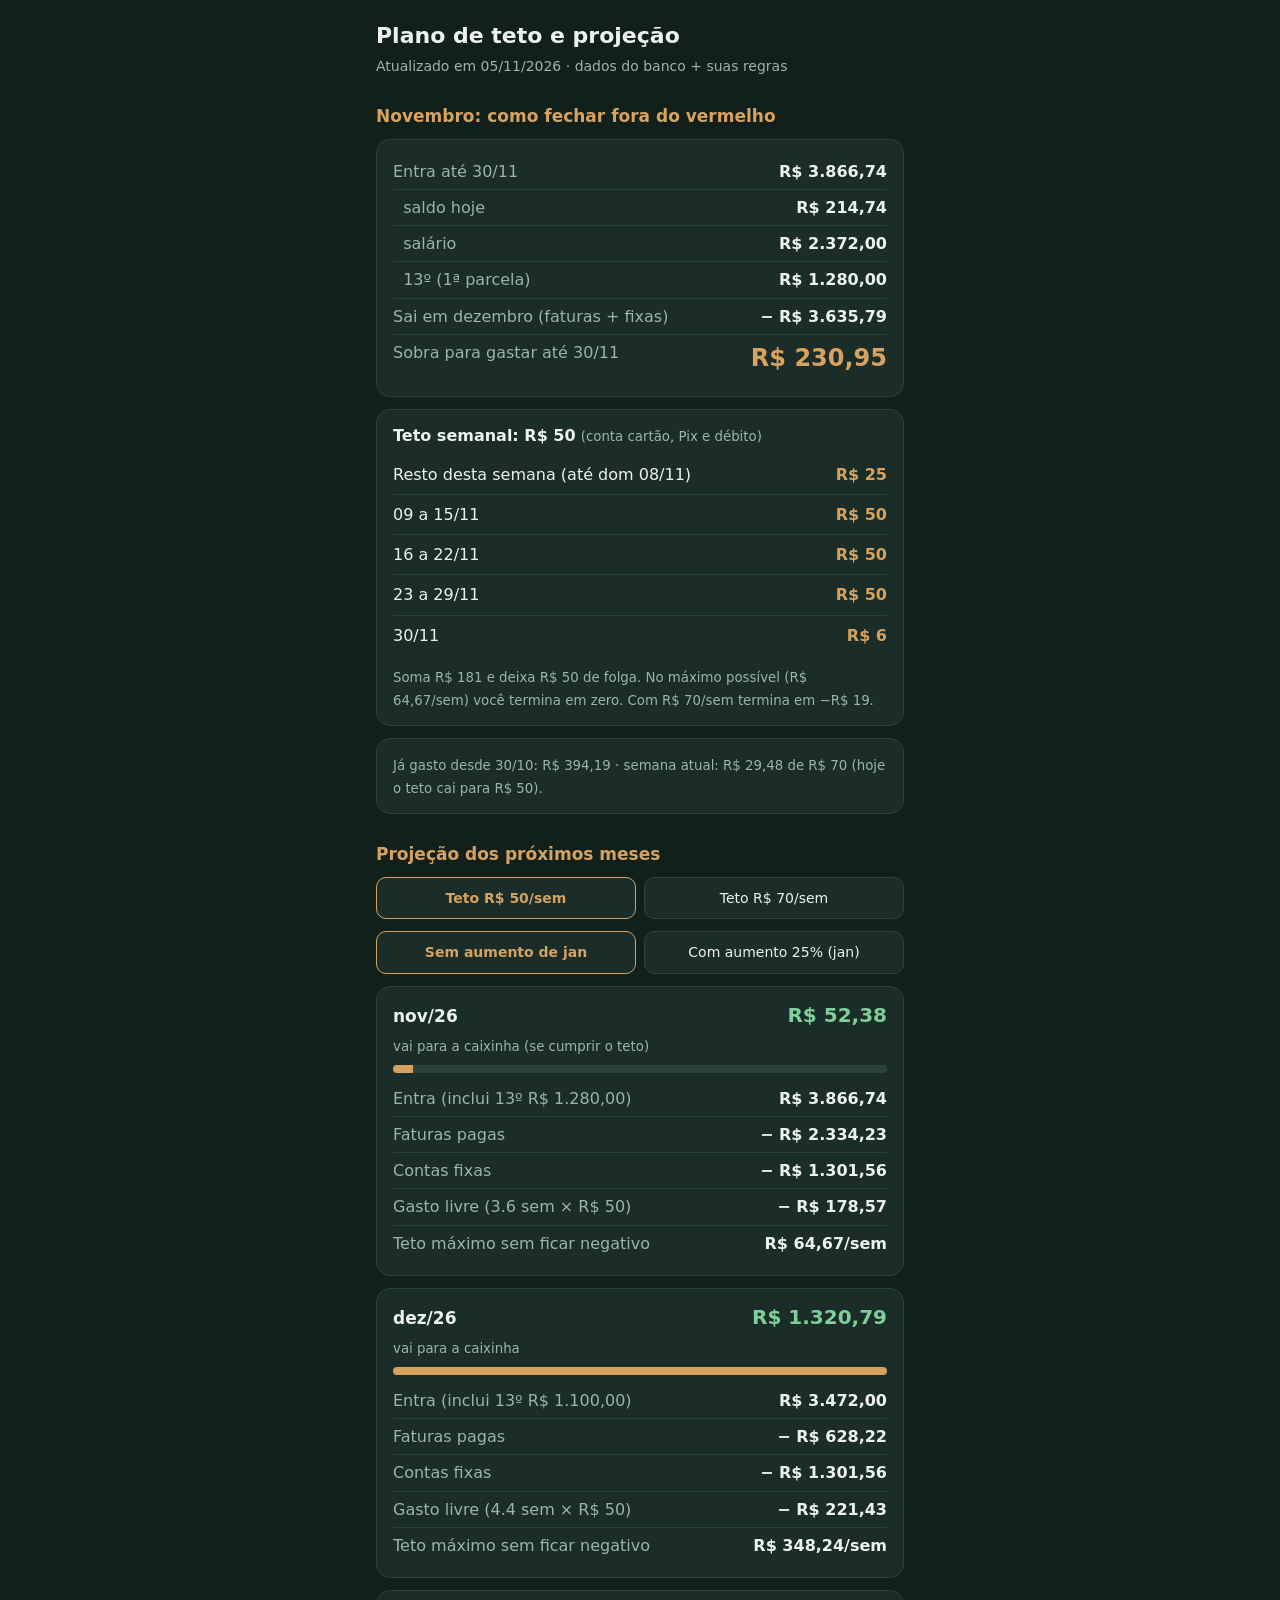
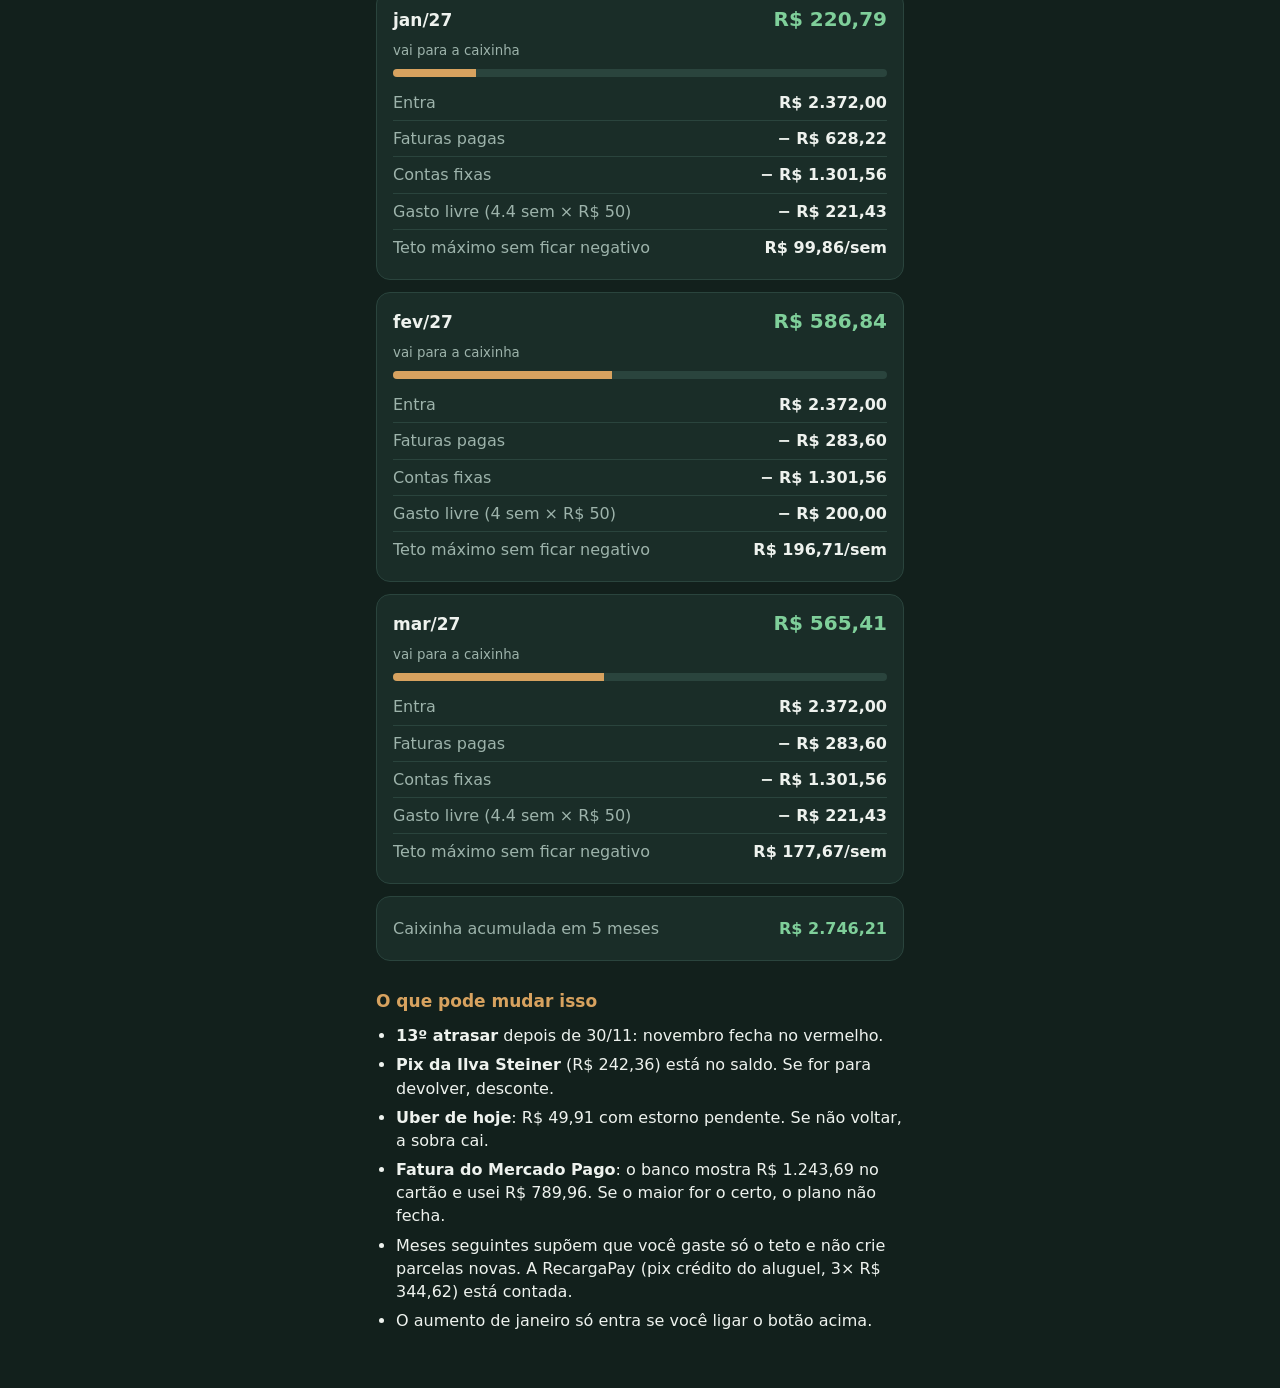
<file: docs_plano_teto_projecao.html>
<!doctype html>
<html lang="pt-BR"><head><meta charset="utf-8">
<meta name="viewport" content="width=device-width,initial-scale=1">
<title>Plano de teto e projeção</title>
<style>
:root{--bg:#12201c;--card:#1a2d28;--line:#2a443d;--tx:#eef2ee;--mut:#9db3ab;--gold:#d7a25f;--ok:#7fcf9a;--bad:#ee8a7a}
*{box-sizing:border-box}
body{margin:0;background:var(--bg);color:var(--tx);font:16px/1.45 system-ui,-apple-system,Segoe UI,sans-serif;padding:20px 16px 48px;max-width:560px;margin-inline:auto}
h1{font-size:22px;margin:0 0 4px}h2{font-size:17px;margin:28px 0 10px;color:var(--gold)}
p.sub{color:var(--mut);margin:0 0 16px;font-size:14px}
.card{background:var(--card);border:1px solid var(--line);border-radius:14px;padding:14px 16px;margin-bottom:12px}
.row{display:flex;justify-content:space-between;gap:12px;padding:6px 0;border-bottom:1px solid var(--line)}
.row:last-child{border:0}.row span:first-child{color:var(--mut)}.row b{font-variant-numeric:tabular-nums;text-align:right;white-space:nowrap}
.big{font-size:24px;font-weight:700;color:var(--gold)}
.pos{color:var(--ok)}.neg{color:var(--bad)}
.weeks{display:grid;grid-template-columns:1fr auto;gap:0}
.weeks div{padding:8px 0;border-bottom:1px solid var(--line)}.weeks div:nth-last-child(-n+2){border:0}
.weeks div:nth-child(even){text-align:right;font-weight:700;color:var(--gold);font-variant-numeric:tabular-nums}
.tog{display:flex;gap:8px;flex-wrap:wrap;margin-bottom:12px}
.tog button{flex:1;min-width:130px;background:var(--card);color:var(--tx);border:1px solid var(--line);border-radius:10px;padding:10px;font:inherit;font-size:14px}
.tog button.on{border-color:var(--gold);color:var(--gold);font-weight:600}
.bar{height:8px;border-radius:4px;background:var(--line);margin-top:8px;overflow:hidden}
.bar i{display:block;height:100%;background:var(--gold)}
.mh{display:flex;justify-content:space-between;align-items:baseline;margin-bottom:4px}
.mh b{font-size:17px}.mh span{font-size:20px;font-weight:700;font-variant-numeric:tabular-nums}
ul{padding-left:20px;margin:8px 0}li{margin:6px 0}
small{color:var(--mut)}
</style></head><body>
<h1>Plano de teto e projeção</h1>
<p class="sub">Atualizado em 05/11/2026 · dados do banco + suas regras</p>

<h2>Novembro: como fechar fora do vermelho</h2>
<div class="card">
  <div class="row"><span>Entra até 30/11</span><b>R$ 3.866,74</b></div>
  <div class="row"><span>&nbsp;&nbsp;saldo hoje</span><b>R$ 214,74</b></div>
  <div class="row"><span>&nbsp;&nbsp;salário</span><b>R$ 2.372,00</b></div>
  <div class="row"><span>&nbsp;&nbsp;13º (1ª parcela)</span><b>R$ 1.280,00</b></div>
  <div class="row"><span>Sai em dezembro (faturas + fixas)</span><b>− R$ 3.635,79</b></div>
  <div class="row"><span>Sobra para gastar até 30/11</span><b class="big">R$ 230,95</b></div>
</div>
<div class="card">
  <b>Teto semanal: R$ 50</b> <small>(conta cartão, Pix e débito)</small>
  <div class="weeks" style="margin-top:8px">
    <div>Resto desta semana (até dom 08/11)</div><div>R$ 25</div>
    <div>09 a 15/11</div><div>R$ 50</div>
    <div>16 a 22/11</div><div>R$ 50</div>
    <div>23 a 29/11</div><div>R$ 50</div>
    <div>30/11</div><div>R$ 6</div>
  </div>
  <p style="margin:10px 0 0"><small>Soma R$ 181 e deixa R$ 50 de folga. No máximo possível (R$ 64,67/sem) você termina em zero. Com R$ 70/sem termina em −R$ 19.</small></p>
</div>
<div class="card">
  <small>Já gasto desde 30/10: R$ 394,19 · semana atual: R$ 29,48 de R$ 70 (hoje o teto cai para R$ 50).</small>
</div>

<h2>Projeção dos próximos meses</h2>
<div class="tog" id="t1"></div>
<div class="tog" id="t2"></div>
<div id="months"></div>
<div class="card" id="acc"></div>

<h2>O que pode mudar isso</h2>
<ul>
<li><b>13º atrasar</b> depois de 30/11: novembro fecha no vermelho.</li>
<li><b>Pix da Ilva Steiner</b> (R$ 242,36) está no saldo. Se for para devolver, desconte.</li>
<li><b>Uber de hoje</b>: R$ 49,91 com estorno pendente. Se não voltar, a sobra cai.</li>
<li><b>Fatura do Mercado Pago</b>: o banco mostra R$ 1.243,69 no cartão e usei R$ 789,96. Se o maior for o certo, o plano não fecha.</li>
<li>Meses seguintes supõem que você gaste só o teto e não crie parcelas novas. A RecargaPay (pix crédito do aluguel, 3× R$ 344,62) está contada.</li>
<li>O aumento de janeiro só entra se você ligar o botão acima.</li>
</ul>

<script>
const D={"50_0": [{"label": "nov/26", "entra": 3866.74, "decimo": 1280.0, "cart_total": 2334.23, "fixas": 1301.56, "sobra": 230.95, "semanas": 3.6, "livre": 178.57, "caixinha": 52.38, "teto_max": 64.67, "cards": {"Nubank": 206.27, "Mercado Pago": 789.96, "PicPay": 1338.0}}, {"label": "dez/26", "entra": 3472.0, "decimo": 1100.0, "cart_total": 628.22, "fixas": 1301.56, "sobra": 1542.22, "semanas": 4.4, "livre": 221.43, "caixinha": 1320.79, "teto_max": 348.24, "cards": {"Nubank": 0, "Mercado Pago": 255.75, "PicPay": 372.47}}, {"label": "jan/27", "entra": 2372.0, "decimo": 0.0, "cart_total": 628.22, "fixas": 1301.56, "sobra": 442.22, "semanas": 4.4, "livre": 221.43, "caixinha": 220.79, "teto_max": 99.86, "cards": {"Nubank": 0, "Mercado Pago": 255.75, "PicPay": 372.47}}, {"label": "fev/27", "entra": 2372.0, "decimo": 0.0, "cart_total": 283.6, "fixas": 1301.56, "sobra": 786.84, "semanas": 4.0, "livre": 200.0, "caixinha": 586.84, "teto_max": 196.71, "cards": {"Nubank": 0, "Mercado Pago": 255.75, "PicPay": 27.85}}, {"label": "mar/27", "entra": 2372.0, "decimo": 0.0, "cart_total": 283.6, "fixas": 1301.56, "sobra": 786.84, "semanas": 4.4, "livre": 221.43, "caixinha": 565.41, "teto_max": 177.67, "cards": {"Nubank": 0, "Mercado Pago": 255.75, "PicPay": 27.85}}], "50_1": [{"label": "nov/26", "entra": 3866.74, "decimo": 1280.0, "cart_total": 2334.23, "fixas": 1301.56, "sobra": 230.95, "semanas": 3.6, "livre": 178.57, "caixinha": 52.38, "teto_max": 64.67, "cards": {"Nubank": 206.27, "Mercado Pago": 789.96, "PicPay": 1338.0}}, {"label": "dez/26", "entra": 3472.0, "decimo": 1100.0, "cart_total": 628.22, "fixas": 1301.56, "sobra": 1542.22, "semanas": 4.4, "livre": 221.43, "caixinha": 1320.79, "teto_max": 348.24, "cards": {"Nubank": 0, "Mercado Pago": 255.75, "PicPay": 372.47}}, {"label": "jan/27", "entra": 2965.0, "decimo": 0.0, "cart_total": 628.22, "fixas": 1301.56, "sobra": 1035.22, "semanas": 4.4, "livre": 221.43, "caixinha": 813.79, "teto_max": 233.76, "cards": {"Nubank": 0, "Mercado Pago": 255.75, "PicPay": 372.47}}, {"label": "fev/27", "entra": 2965.0, "decimo": 0.0, "cart_total": 283.6, "fixas": 1301.56, "sobra": 1379.84, "semanas": 4.0, "livre": 200.0, "caixinha": 1179.84, "teto_max": 344.96, "cards": {"Nubank": 0, "Mercado Pago": 255.75, "PicPay": 27.85}}, {"label": "mar/27", "entra": 2965.0, "decimo": 0.0, "cart_total": 283.6, "fixas": 1301.56, "sobra": 1379.84, "semanas": 4.4, "livre": 221.43, "caixinha": 1158.41, "teto_max": 311.58, "cards": {"Nubank": 0, "Mercado Pago": 255.75, "PicPay": 27.85}}], "70_0": [{"label": "nov/26", "entra": 3866.74, "decimo": 1280.0, "cart_total": 2334.23, "fixas": 1301.56, "sobra": 230.95, "semanas": 3.6, "livre": 250.0, "caixinha": -19.05, "teto_max": 64.67, "cards": {"Nubank": 206.27, "Mercado Pago": 789.96, "PicPay": 1338.0}}, {"label": "dez/26", "entra": 3472.0, "decimo": 1100.0, "cart_total": 628.22, "fixas": 1301.56, "sobra": 1542.22, "semanas": 4.4, "livre": 310.0, "caixinha": 1232.22, "teto_max": 348.24, "cards": {"Nubank": 0, "Mercado Pago": 255.75, "PicPay": 372.47}}, {"label": "jan/27", "entra": 2372.0, "decimo": 0.0, "cart_total": 628.22, "fixas": 1301.56, "sobra": 442.22, "semanas": 4.4, "livre": 310.0, "caixinha": 132.22, "teto_max": 99.86, "cards": {"Nubank": 0, "Mercado Pago": 255.75, "PicPay": 372.47}}, {"label": "fev/27", "entra": 2372.0, "decimo": 0.0, "cart_total": 283.6, "fixas": 1301.56, "sobra": 786.84, "semanas": 4.0, "livre": 280.0, "caixinha": 506.84, "teto_max": 196.71, "cards": {"Nubank": 0, "Mercado Pago": 255.75, "PicPay": 27.85}}, {"label": "mar/27", "entra": 2372.0, "decimo": 0.0, "cart_total": 283.6, "fixas": 1301.56, "sobra": 786.84, "semanas": 4.4, "livre": 310.0, "caixinha": 476.84, "teto_max": 177.67, "cards": {"Nubank": 0, "Mercado Pago": 255.75, "PicPay": 27.85}}], "70_1": [{"label": "nov/26", "entra": 3866.74, "decimo": 1280.0, "cart_total": 2334.23, "fixas": 1301.56, "sobra": 230.95, "semanas": 3.6, "livre": 250.0, "caixinha": -19.05, "teto_max": 64.67, "cards": {"Nubank": 206.27, "Mercado Pago": 789.96, "PicPay": 1338.0}}, {"label": "dez/26", "entra": 3472.0, "decimo": 1100.0, "cart_total": 628.22, "fixas": 1301.56, "sobra": 1542.22, "semanas": 4.4, "livre": 310.0, "caixinha": 1232.22, "teto_max": 348.24, "cards": {"Nubank": 0, "Mercado Pago": 255.75, "PicPay": 372.47}}, {"label": "jan/27", "entra": 2965.0, "decimo": 0.0, "cart_total": 628.22, "fixas": 1301.56, "sobra": 1035.22, "semanas": 4.4, "livre": 310.0, "caixinha": 725.22, "teto_max": 233.76, "cards": {"Nubank": 0, "Mercado Pago": 255.75, "PicPay": 372.47}}, {"label": "fev/27", "entra": 2965.0, "decimo": 0.0, "cart_total": 283.6, "fixas": 1301.56, "sobra": 1379.84, "semanas": 4.0, "livre": 280.0, "caixinha": 1099.84, "teto_max": 344.96, "cards": {"Nubank": 0, "Mercado Pago": 255.75, "PicPay": 27.85}}, {"label": "mar/27", "entra": 2965.0, "decimo": 0.0, "cart_total": 283.6, "fixas": 1301.56, "sobra": 1379.84, "semanas": 4.4, "livre": 310.0, "caixinha": 1069.84, "teto_max": 311.58, "cards": {"Nubank": 0, "Mercado Pago": 255.75, "PicPay": 27.85}}]};
let teto="50",aum="0";
const fmt=v=>(v<0?"− ":"")+"R$ "+Math.abs(v).toLocaleString("pt-BR",{minimumFractionDigits:2,maximumFractionDigits:2});
function btns(id,opts,get,set){
  const el=document.getElementById(id);el.innerHTML="";
  opts.forEach(([v,l])=>{const b=document.createElement("button");b.textContent=l;if(get()===v)b.className="on";
    b.onclick=()=>{set(v);render()};el.appendChild(b)});
}
function render(){
  btns("t1",[["50","Teto R$ 50/sem"],["70","Teto R$ 70/sem"]],()=>teto,v=>teto=v);
  btns("t2",[["0","Sem aumento de jan"],["1","Com aumento 25% (jan)"]],()=>aum,v=>aum=v);
  const rows=D[teto+"_"+aum];const max=Math.max(...rows.map(r=>Math.abs(r.caixinha)),1);let acc=0;
  document.getElementById("months").innerHTML=rows.map(r=>{
    acc+=r.caixinha;
    const cls=r.caixinha<0?"neg":"pos";
    return `<div class="card"><div class="mh"><b>${r.label}</b><span class="${cls}">${fmt(r.caixinha)}</span></div>
    <small>vai para a caixinha${r.label==="nov/26"?" (se cumprir o teto)":""}</small>
    <div class="bar"><i style="width:${Math.min(100,Math.abs(r.caixinha)/max*100)}%;background:${r.caixinha<0?"var(--bad)":"var(--gold)"}"></i></div>
    <div style="margin-top:8px">
    <div class="row"><span>Entra${r.decimo?" (inclui 13º "+fmt(r.decimo)+")":""}</span><b>${fmt(r.entra)}</b></div>
    <div class="row"><span>Faturas pagas</span><b>− ${fmt(r.cart_total).replace("R$ ","R$ ")}</b></div>
    <div class="row"><span>Contas fixas</span><b>− ${fmt(r.fixas)}</b></div>
    <div class="row"><span>Gasto livre (${r.semanas} sem × R$ ${teto})</span><b>− ${fmt(r.livre)}</b></div>
    <div class="row"><span>Teto máximo sem ficar negativo</span><b>${fmt(r.teto_max)}/sem</b></div>
    </div></div>`}).join("");
  document.getElementById("acc").innerHTML=`<div class="row"><span>Caixinha acumulada em 5 meses</span><b class="${acc<0?"neg":"pos"}">${fmt(acc)}</b></div>`;
}
render();
</script>
</body></html>
</file>
